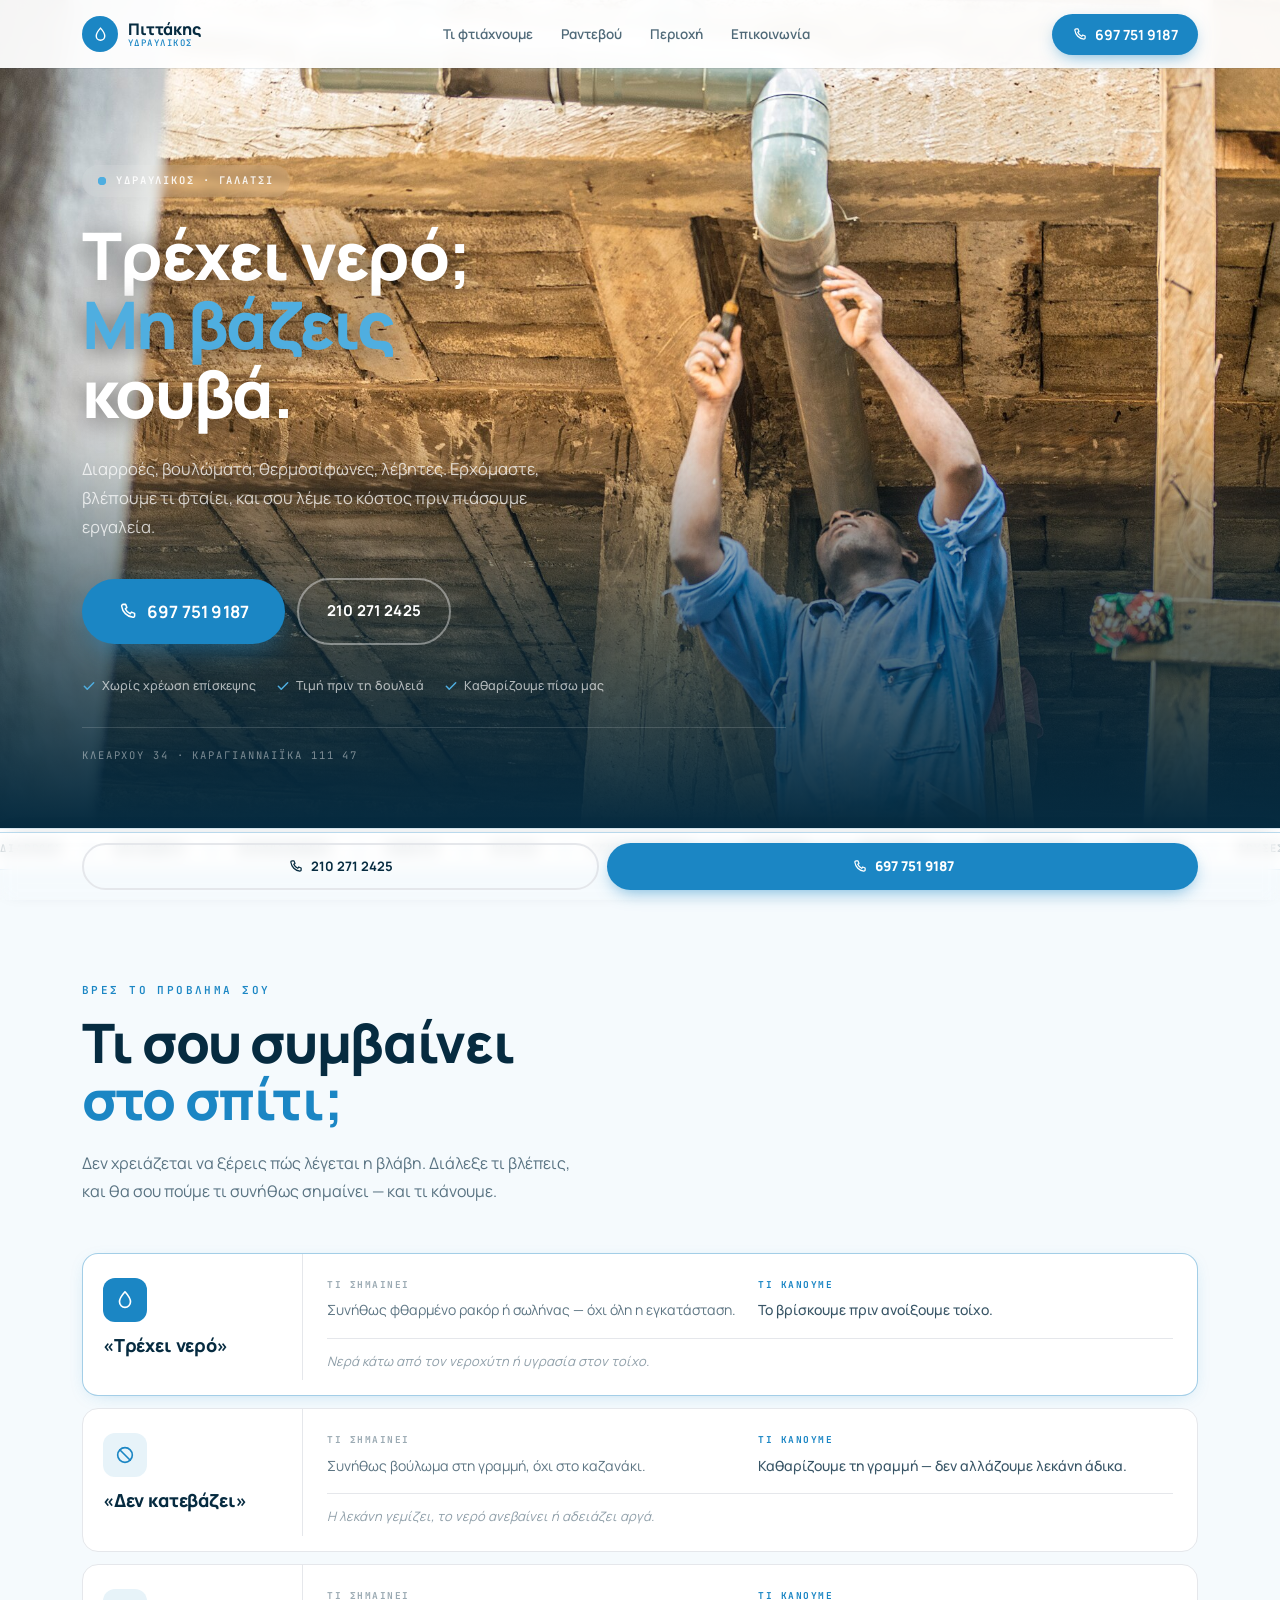
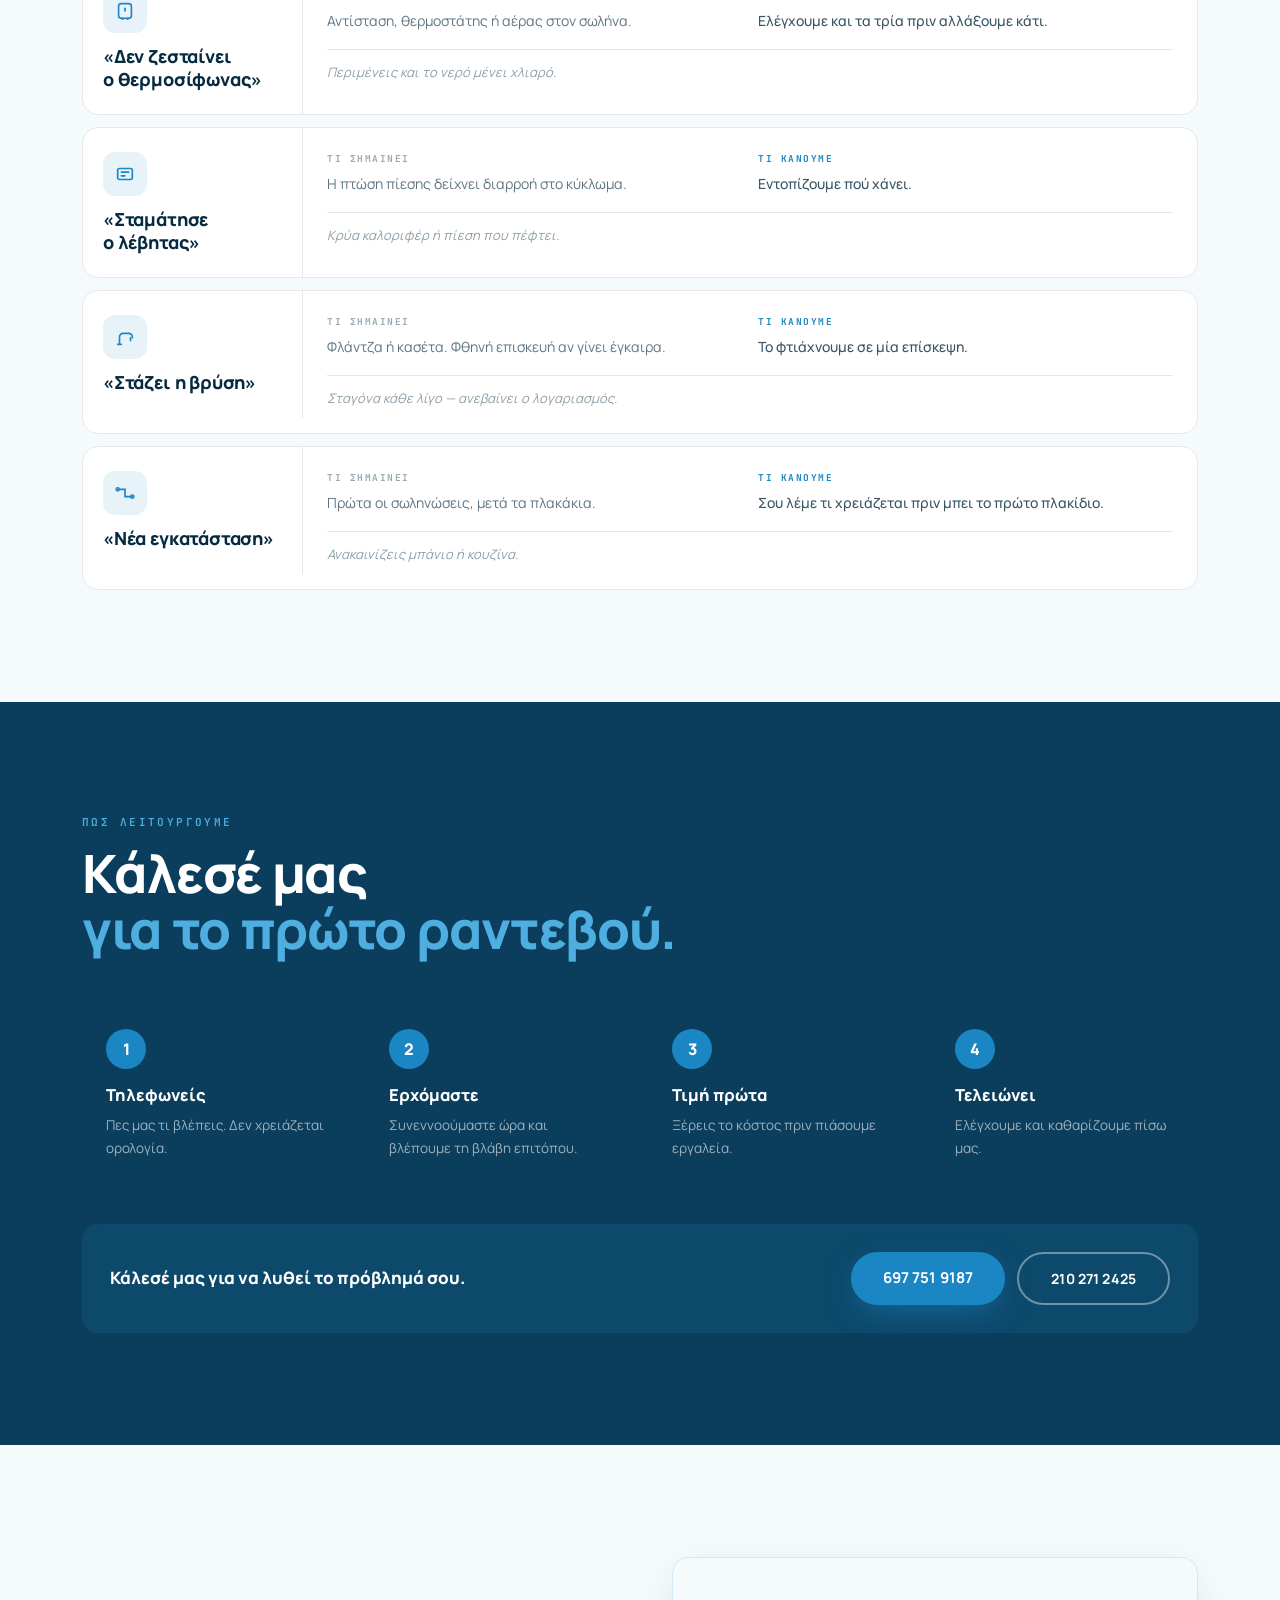
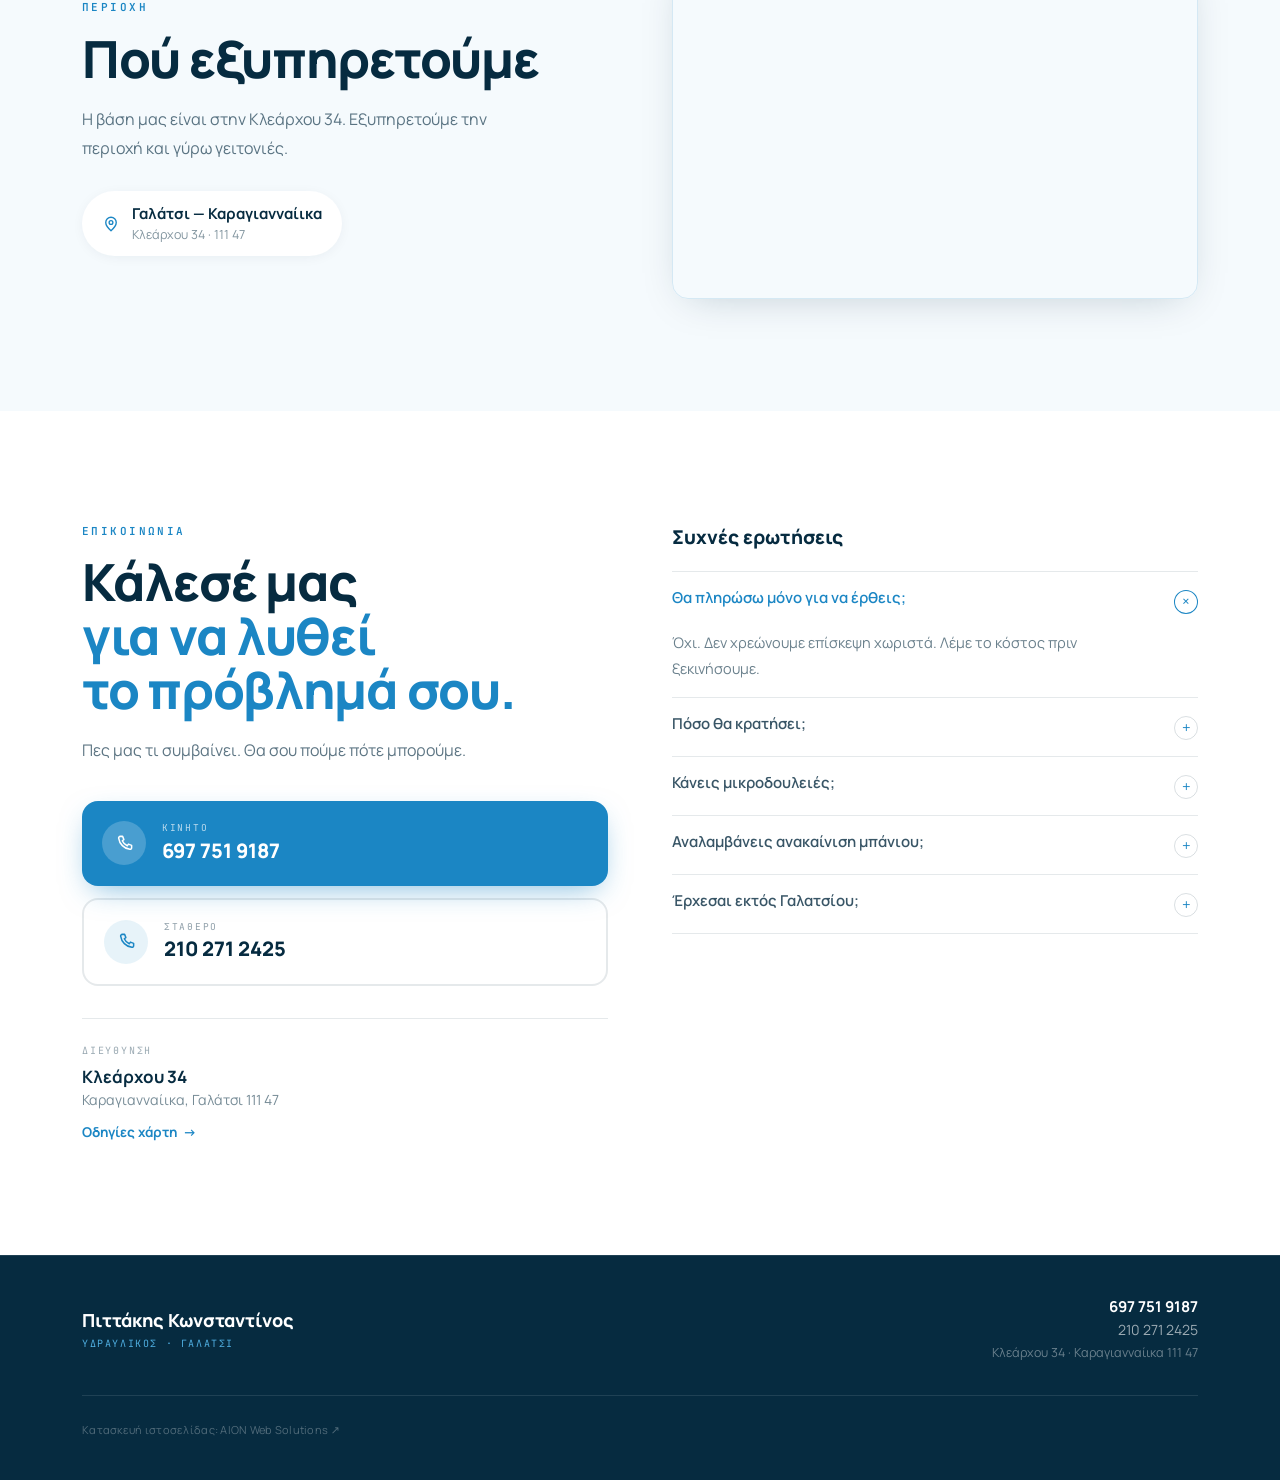
<file: index.html>
<!DOCTYPE html>
<html lang="el">
  <head>
    <meta charset="UTF-8" />
    <meta name="viewport" content="width=device-width, initial-scale=1.0" />
    <title>Πιττάκης Κωνσταντίνος — Υδραυλικός, Γαλάτσι</title>
    <meta
      name="description"
      content="Υδραυλικός στο Γαλάτσι. Διαρροές, βουλώματα, θερμοσίφωνες, λέβητες, βρύσες, εγκαταστάσεις. Κινητό 697 751 9187 — σταθερό 210 271 2425."
    />
    <meta name="theme-color" content="#062B40" />
    <meta property="og:locale" content="el_GR" />
    <meta property="og:type" content="website" />
    <meta property="og:title" content="Πιττάκης Κωνσταντίνος — Υδραυλικός Γαλάτσι" />
    <meta property="og:description" content="Διαρροές, βουλώματα, θερμοσίφωνες, λέβητες. Γαλάτσι & γύρω περιοχές." />
    <meta property="og:image" content="/images/plumb-work.jpg" />
    <link rel="icon" type="image/svg+xml" href="./favicon.svg" />
    <link rel="preconnect" href="https://fonts.googleapis.com" />
    <link rel="preconnect" href="https://fonts.gstatic.com" crossorigin />
    <link
      href="https://fonts.googleapis.com/css2?family=Manrope:wght@400;500;600;700;800&family=JetBrains+Mono:wght@400;500&display=swap"
      rel="stylesheet"
    />
    <script type="application/ld+json">
      {
        "@context": "https://schema.org",
        "@type": "Plumber",
        "name": "Πιττάκης Κωνσταντίνος",
        "description": "Υδραυλικές εργασίες και επισκευές: διαρροές, βουλώματα, θερμοσίφωνες, λέβητες, βρύσες, νέες εγκαταστάσεις.",
        "address": {
          "@type": "PostalAddress",
          "streetAddress": "Κλεάρχου 34",
          "addressLocality": "Γαλάτσι",
          "addressRegion": "Αττική",
          "postalCode": "111 47",
          "addressCountry": "GR"
        },
        "geo": {
          "@type": "GeoCoordinates",
          "latitude": 38.009536,
          "longitude": 23.756253
        },
        "hasMap": "https://www.openstreetmap.org/?mlat=38.009536&mlon=23.756253#map=17/38.009536/23.756253",
        "telephone": "+302102712425",
        "areaServed": "Γαλάτσι, Αθήνα",
        "priceRange": "€"
      }
    </script>
    <script type="module" crossorigin src="./assets/index-CuM18rHt.js"></script>
    <link rel="stylesheet" crossorigin href="./assets/index-BZTtV9PX.css">
  </head>
  <body>
    <div id="root"></div>
  </body>
</html>
</file>
<file: assets/index-BZTtV9PX.css>
*,:before,:after{--tw-border-spacing-x: 0;--tw-border-spacing-y: 0;--tw-translate-x: 0;--tw-translate-y: 0;--tw-rotate: 0;--tw-skew-x: 0;--tw-skew-y: 0;--tw-scale-x: 1;--tw-scale-y: 1;--tw-pan-x: ;--tw-pan-y: ;--tw-pinch-zoom: ;--tw-scroll-snap-strictness: proximity;--tw-gradient-from-position: ;--tw-gradient-via-position: ;--tw-gradient-to-position: ;--tw-ordinal: ;--tw-slashed-zero: ;--tw-numeric-figure: ;--tw-numeric-spacing: ;--tw-numeric-fraction: ;--tw-ring-inset: ;--tw-ring-offset-width: 0px;--tw-ring-offset-color: #fff;--tw-ring-color: rgb(59 130 246 / .5);--tw-ring-offset-shadow: 0 0 #0000;--tw-ring-shadow: 0 0 #0000;--tw-shadow: 0 0 #0000;--tw-shadow-colored: 0 0 #0000;--tw-blur: ;--tw-brightness: ;--tw-contrast: ;--tw-grayscale: ;--tw-hue-rotate: ;--tw-invert: ;--tw-saturate: ;--tw-sepia: ;--tw-drop-shadow: ;--tw-backdrop-blur: ;--tw-backdrop-brightness: ;--tw-backdrop-contrast: ;--tw-backdrop-grayscale: ;--tw-backdrop-hue-rotate: ;--tw-backdrop-invert: ;--tw-backdrop-opacity: ;--tw-backdrop-saturate: ;--tw-backdrop-sepia: ;--tw-contain-size: ;--tw-contain-layout: ;--tw-contain-paint: ;--tw-contain-style: }::backdrop{--tw-border-spacing-x: 0;--tw-border-spacing-y: 0;--tw-translate-x: 0;--tw-translate-y: 0;--tw-rotate: 0;--tw-skew-x: 0;--tw-skew-y: 0;--tw-scale-x: 1;--tw-scale-y: 1;--tw-pan-x: ;--tw-pan-y: ;--tw-pinch-zoom: ;--tw-scroll-snap-strictness: proximity;--tw-gradient-from-position: ;--tw-gradient-via-position: ;--tw-gradient-to-position: ;--tw-ordinal: ;--tw-slashed-zero: ;--tw-numeric-figure: ;--tw-numeric-spacing: ;--tw-numeric-fraction: ;--tw-ring-inset: ;--tw-ring-offset-width: 0px;--tw-ring-offset-color: #fff;--tw-ring-color: rgb(59 130 246 / .5);--tw-ring-offset-shadow: 0 0 #0000;--tw-ring-shadow: 0 0 #0000;--tw-shadow: 0 0 #0000;--tw-shadow-colored: 0 0 #0000;--tw-blur: ;--tw-brightness: ;--tw-contrast: ;--tw-grayscale: ;--tw-hue-rotate: ;--tw-invert: ;--tw-saturate: ;--tw-sepia: ;--tw-drop-shadow: ;--tw-backdrop-blur: ;--tw-backdrop-brightness: ;--tw-backdrop-contrast: ;--tw-backdrop-grayscale: ;--tw-backdrop-hue-rotate: ;--tw-backdrop-invert: ;--tw-backdrop-opacity: ;--tw-backdrop-saturate: ;--tw-backdrop-sepia: ;--tw-contain-size: ;--tw-contain-layout: ;--tw-contain-paint: ;--tw-contain-style: }*,:before,:after{box-sizing:border-box;border-width:0;border-style:solid;border-color:#e5e7eb}:before,:after{--tw-content: ""}html,:host{line-height:1.5;-webkit-text-size-adjust:100%;-moz-tab-size:4;-o-tab-size:4;tab-size:4;font-family:ui-sans-serif,system-ui,sans-serif,"Apple Color Emoji","Segoe UI Emoji",Segoe UI Symbol,"Noto Color Emoji";font-feature-settings:normal;font-variation-settings:normal;-webkit-tap-highlight-color:transparent}body{margin:0;line-height:inherit}hr{height:0;color:inherit;border-top-width:1px}abbr:where([title]){-webkit-text-decoration:underline dotted;text-decoration:underline dotted}h1,h2,h3,h4,h5,h6{font-size:inherit;font-weight:inherit}a{color:inherit;text-decoration:inherit}b,strong{font-weight:bolder}code,kbd,samp,pre{font-family:JetBrains Mono,ui-monospace,monospace;font-feature-settings:normal;font-variation-settings:normal;font-size:1em}small{font-size:80%}sub,sup{font-size:75%;line-height:0;position:relative;vertical-align:baseline}sub{bottom:-.25em}sup{top:-.5em}table{text-indent:0;border-color:inherit;border-collapse:collapse}button,input,optgroup,select,textarea{font-family:inherit;font-feature-settings:inherit;font-variation-settings:inherit;font-size:100%;font-weight:inherit;line-height:inherit;letter-spacing:inherit;color:inherit;margin:0;padding:0}button,select{text-transform:none}button,input:where([type=button]),input:where([type=reset]),input:where([type=submit]){-webkit-appearance:button;background-color:transparent;background-image:none}:-moz-focusring{outline:auto}:-moz-ui-invalid{box-shadow:none}progress{vertical-align:baseline}::-webkit-inner-spin-button,::-webkit-outer-spin-button{height:auto}[type=search]{-webkit-appearance:textfield;outline-offset:-2px}::-webkit-search-decoration{-webkit-appearance:none}::-webkit-file-upload-button{-webkit-appearance:button;font:inherit}summary{display:list-item}blockquote,dl,dd,h1,h2,h3,h4,h5,h6,hr,figure,p,pre{margin:0}fieldset{margin:0;padding:0}legend{padding:0}ol,ul,menu{list-style:none;margin:0;padding:0}dialog{padding:0}textarea{resize:vertical}input::-moz-placeholder,textarea::-moz-placeholder{opacity:1;color:#9ca3af}input::placeholder,textarea::placeholder{opacity:1;color:#9ca3af}button,[role=button]{cursor:pointer}:disabled{cursor:default}img,svg,video,canvas,audio,iframe,embed,object{display:block;vertical-align:middle}img,video{max-width:100%;height:auto}[hidden]:where(:not([hidden=until-found])){display:none}html{scroll-behavior:smooth;-webkit-text-size-adjust:100%}body{--tw-bg-opacity: 1;background-color:rgb(245 250 253 / var(--tw-bg-opacity, 1));font-family:Manrope,system-ui,sans-serif;--tw-text-opacity: 1;color:rgb(6 43 64 / var(--tw-text-opacity, 1));-webkit-font-smoothing:antialiased;-moz-osx-font-smoothing:grayscale;text-rendering:optimizeLegibility}::-moz-selection{--tw-bg-opacity: 1;background-color:rgb(27 134 196 / var(--tw-bg-opacity, 1));--tw-text-opacity: 1;color:rgb(255 255 255 / var(--tw-text-opacity, 1))}::selection{--tw-bg-opacity: 1;background-color:rgb(27 134 196 / var(--tw-bg-opacity, 1));--tw-text-opacity: 1;color:rgb(255 255 255 / var(--tw-text-opacity, 1))}h1,h2,h3{text-wrap:balance}.wrap{margin-left:auto;margin-right:auto;width:100%;max-width:1180px;padding-left:1.25rem;padding-right:1.25rem}@media (min-width: 640px){.wrap{padding-left:2rem;padding-right:2rem}}.tag{font-family:JetBrains Mono,ui-monospace,monospace;font-size:11px;font-weight:600;text-transform:uppercase;letter-spacing:.22em;--tw-text-opacity: 1;color:rgb(27 134 196 / var(--tw-text-opacity, 1))}.btn-call{display:inline-flex;align-items:center;justify-content:center;gap:.625rem;border-radius:9999px;padding:1rem 2rem;font-family:Manrope,system-ui,sans-serif;font-size:15px;font-weight:700;letter-spacing:.01em;transition-property:color,background-color,border-color,text-decoration-color,fill,stroke,opacity,box-shadow,transform,filter,backdrop-filter;transition-timing-function:cubic-bezier(.4,0,.2,1);transition-duration:.3s}.btn-call:focus{outline:2px solid transparent;outline-offset:2px}.btn-call:focus-visible{--tw-ring-offset-shadow: var(--tw-ring-inset) 0 0 0 var(--tw-ring-offset-width) var(--tw-ring-offset-color);--tw-ring-shadow: var(--tw-ring-inset) 0 0 0 calc(2px + var(--tw-ring-offset-width)) var(--tw-ring-color);box-shadow:var(--tw-ring-offset-shadow),var(--tw-ring-shadow),var(--tw-shadow, 0 0 #0000);--tw-ring-opacity: 1;--tw-ring-color: rgb(27 134 196 / var(--tw-ring-opacity, 1));--tw-ring-offset-width: 2px}.btn-call{--tw-bg-opacity: 1;background-color:rgb(27 134 196 / var(--tw-bg-opacity, 1));--tw-text-opacity: 1;color:rgb(255 255 255 / var(--tw-text-opacity, 1));--tw-shadow: 0 10px 30px -8px rgba(27,134,196,.6);--tw-shadow-colored: 0 10px 30px -8px var(--tw-shadow-color);box-shadow:var(--tw-ring-offset-shadow, 0 0 #0000),var(--tw-ring-shadow, 0 0 #0000),var(--tw-shadow)}.btn-call:hover{--tw-bg-opacity: 1;background-color:rgb(15 83 120 / var(--tw-bg-opacity, 1));--tw-shadow: 0 14px 36px -8px rgba(11,62,92,.55);--tw-shadow-colored: 0 14px 36px -8px var(--tw-shadow-color);box-shadow:var(--tw-ring-offset-shadow, 0 0 #0000),var(--tw-ring-shadow, 0 0 #0000),var(--tw-shadow)}.btn-ghost{display:inline-flex;align-items:center;justify-content:center;gap:.625rem;border-radius:9999px;padding:1rem 2rem;font-family:Manrope,system-ui,sans-serif;font-size:15px;font-weight:700;letter-spacing:.01em;transition-property:color,background-color,border-color,text-decoration-color,fill,stroke,opacity,box-shadow,transform,filter,backdrop-filter;transition-timing-function:cubic-bezier(.4,0,.2,1);transition-duration:.3s}.btn-ghost:focus{outline:2px solid transparent;outline-offset:2px}.btn-ghost:focus-visible{--tw-ring-offset-shadow: var(--tw-ring-inset) 0 0 0 var(--tw-ring-offset-width) var(--tw-ring-offset-color);--tw-ring-shadow: var(--tw-ring-inset) 0 0 0 calc(2px + var(--tw-ring-offset-width)) var(--tw-ring-color);box-shadow:var(--tw-ring-offset-shadow),var(--tw-ring-shadow),var(--tw-shadow, 0 0 #0000);--tw-ring-opacity: 1;--tw-ring-color: rgb(27 134 196 / var(--tw-ring-opacity, 1));--tw-ring-offset-width: 2px}.btn-ghost{border-width:2px;border-color:#fff6;--tw-text-opacity: 1;color:rgb(255 255 255 / var(--tw-text-opacity, 1))}.btn-ghost:hover{--tw-border-opacity: 1;border-color:rgb(255 255 255 / var(--tw-border-opacity, 1));background-color:#ffffff1a}.heading{font-family:Manrope,system-ui,sans-serif;font-weight:800;line-height:1.05;letter-spacing:-.025em}.sr-only{position:absolute;width:1px;height:1px;padding:0;margin:-1px;overflow:hidden;clip:rect(0,0,0,0);white-space:nowrap;border-width:0}.fixed{position:fixed}.absolute{position:absolute}.relative{position:relative}.inset-0{top:0;right:0;bottom:0;left:0}.inset-x-0{left:0;right:0}.bottom-0{bottom:0}.top-0{top:0}.isolate{isolation:isolate}.-z-10{z-index:-10}.z-40{z-index:40}.z-50{z-index:50}.mt-0\.5{margin-top:.125rem}.mt-1{margin-top:.25rem}.mt-1\.5{margin-top:.375rem}.mt-10{margin-top:2.5rem}.mt-12{margin-top:3rem}.mt-2{margin-top:.5rem}.mt-3{margin-top:.75rem}.mt-4{margin-top:1rem}.mt-5{margin-top:1.25rem}.mt-6{margin-top:1.5rem}.mt-7{margin-top:1.75rem}.mt-8{margin-top:2rem}.mt-9{margin-top:2.25rem}.block{display:block}.flex{display:flex}.inline-flex{display:inline-flex}.grid{display:grid}.hidden{display:none}.h-1{height:.25rem}.h-1\/2{height:50%}.h-10{height:2.5rem}.h-11{height:2.75rem}.h-2{height:.5rem}.h-6{height:1.5rem}.h-9{height:2.25rem}.h-\[340px\]{height:340px}.h-\[68px\]{height:68px}.h-\[72px\]{height:72px}.h-full{height:100%}.min-h-\[92svh\]{min-height:92svh}.w-1{width:.25rem}.w-10{width:2.5rem}.w-11{width:2.75rem}.w-2{width:.5rem}.w-6{width:1.5rem}.w-9{width:2.25rem}.w-full{width:100%}.w-max{width:-moz-max-content;width:max-content}.max-w-2xl{max-width:42rem}.max-w-\[44rem\]{max-width:44rem}.max-w-lg{max-width:32rem}.max-w-md{max-width:28rem}.flex-1{flex:1 1 0%}.flex-\[1\.15\]{flex:1.15}.shrink-0{flex-shrink:0}.rotate-45{--tw-rotate: 45deg;transform:translate(var(--tw-translate-x),var(--tw-translate-y)) rotate(var(--tw-rotate)) skew(var(--tw-skew-x)) skewY(var(--tw-skew-y)) scaleX(var(--tw-scale-x)) scaleY(var(--tw-scale-y))}@keyframes slideMarquee{0%{transform:translate(0)}to{transform:translate(-50%)}}.animate-marquee{animation:slideMarquee 30s linear infinite}@keyframes pulseRing{0%{transform:scale(1);opacity:.5}70%{transform:scale(1.6);opacity:0}to{transform:scale(1.6);opacity:0}}.animate-pulseRing{animation:pulseRing 2.4s cubic-bezier(.4,0,.6,1) infinite}@keyframes riseUp{0%{opacity:0;transform:translateY(24px)}to{opacity:1;transform:translateY(0)}}.animate-riseUp{animation:riseUp .8s cubic-bezier(.2,.8,.2,1) both}.flex-col{flex-direction:column}.flex-wrap{flex-wrap:wrap}.place-items-center{place-items:center}.items-start{align-items:flex-start}.items-center{align-items:center}.items-stretch{align-items:stretch}.justify-end{justify-content:flex-end}.justify-center{justify-content:center}.justify-between{justify-content:space-between}.gap-0{gap:0px}.gap-1{gap:.25rem}.gap-1\.5{gap:.375rem}.gap-12{gap:3rem}.gap-14{gap:3.5rem}.gap-2{gap:.5rem}.gap-2\.5{gap:.625rem}.gap-3{gap:.75rem}.gap-4{gap:1rem}.gap-6{gap:1.5rem}.gap-7{gap:1.75rem}.gap-x-5{-moz-column-gap:1.25rem;column-gap:1.25rem}.gap-y-2{row-gap:.5rem}.space-y-3>:not([hidden])~:not([hidden]){--tw-space-y-reverse: 0;margin-top:calc(.75rem * calc(1 - var(--tw-space-y-reverse)));margin-bottom:calc(.75rem * var(--tw-space-y-reverse))}.divide-y>:not([hidden])~:not([hidden]){--tw-divide-y-reverse: 0;border-top-width:calc(1px * calc(1 - var(--tw-divide-y-reverse)));border-bottom-width:calc(1px * var(--tw-divide-y-reverse))}.divide-deep-950\/10>:not([hidden])~:not([hidden]){border-color:#062b401a}.overflow-hidden{overflow:hidden}.overflow-x-auto{overflow-x:auto}.whitespace-nowrap{white-space:nowrap}.rounded-2xl{border-radius:1rem}.rounded-full{border-radius:9999px}.rounded-xl{border-radius:.75rem}.border{border-width:1px}.border-2{border-width:2px}.border-y{border-top-width:1px;border-bottom-width:1px}.border-b{border-bottom-width:1px}.border-t{border-top-width:1px}.border-deep-950\/10{border-color:#062b401a}.border-deep-950\/15{border-color:#062b4026}.border-water{--tw-border-opacity: 1;border-color:rgb(27 134 196 / var(--tw-border-opacity, 1))}.border-water\/15{border-color:#1b86c426}.border-water\/30{border-color:#1b86c44d}.border-water\/40{border-color:#1b86c466}.border-white\/10{border-color:#ffffff1a}.border-white\/15{border-color:#ffffff26}.bg-deep-900{--tw-bg-opacity: 1;background-color:rgb(11 62 92 / var(--tw-bg-opacity, 1))}.bg-deep-950{--tw-bg-opacity: 1;background-color:rgb(6 43 64 / var(--tw-bg-opacity, 1))}.bg-sky{--tw-bg-opacity: 1;background-color:rgb(245 250 253 / var(--tw-bg-opacity, 1))}.bg-water{--tw-bg-opacity: 1;background-color:rgb(27 134 196 / var(--tw-bg-opacity, 1))}.bg-water-light{--tw-bg-opacity: 1;background-color:rgb(79 174 224 / var(--tw-bg-opacity, 1))}.bg-water\/10{background-color:#1b86c41a}.bg-water\/15{background-color:#1b86c426}.bg-water\/50{background-color:#1b86c480}.bg-white{--tw-bg-opacity: 1;background-color:rgb(255 255 255 / var(--tw-bg-opacity, 1))}.bg-white\/10{background-color:#ffffff1a}.bg-white\/20{background-color:#fff3}.bg-white\/95{background-color:#fffffff2}.bg-gradient-to-r{background-image:linear-gradient(to right,var(--tw-gradient-stops))}.bg-gradient-to-t{background-image:linear-gradient(to top,var(--tw-gradient-stops))}.from-deep-950{--tw-gradient-from: #062B40 var(--tw-gradient-from-position);--tw-gradient-to: rgb(6 43 64 / 0) var(--tw-gradient-to-position);--tw-gradient-stops: var(--tw-gradient-from), var(--tw-gradient-to)}.via-deep-950\/60{--tw-gradient-to: rgb(6 43 64 / 0) var(--tw-gradient-to-position);--tw-gradient-stops: var(--tw-gradient-from), rgb(6 43 64 / .6) var(--tw-gradient-via-position), var(--tw-gradient-to)}.to-deep-950\/35{--tw-gradient-to: rgb(6 43 64 / .35) var(--tw-gradient-to-position)}.to-transparent{--tw-gradient-to: transparent var(--tw-gradient-to-position)}.object-cover{-o-object-fit:cover;object-fit:cover}.object-\[58\%_center\]{-o-object-position:58% center;object-position:58% center}.p-5{padding:1.25rem}.p-6{padding:1.5rem}.\!px-7{padding-left:1.75rem!important;padding-right:1.75rem!important}.\!px-9{padding-left:2.25rem!important;padding-right:2.25rem!important}.\!py-3\.5{padding-top:.875rem!important;padding-bottom:.875rem!important}.\!py-5{padding-top:1.25rem!important;padding-bottom:1.25rem!important}.px-4{padding-left:1rem;padding-right:1rem}.px-5{padding-left:1.25rem;padding-right:1.25rem}.py-10{padding-top:2.5rem;padding-bottom:2.5rem}.py-2{padding-top:.5rem;padding-bottom:.5rem}.py-2\.5{padding-top:.625rem;padding-bottom:.625rem}.py-20{padding-top:5rem;padding-bottom:5rem}.py-3{padding-top:.75rem;padding-bottom:.75rem}.py-4{padding-top:1rem;padding-bottom:1rem}.pb-16{padding-bottom:4rem}.pb-4{padding-bottom:1rem}.pr-9{padding-right:2.25rem}.pt-3{padding-top:.75rem}.pt-32{padding-top:8rem}.pt-5{padding-top:1.25rem}.pt-6{padding-top:1.5rem}.text-left{text-align:left}.font-body,.font-head{font-family:Manrope,system-ui,sans-serif}.font-mono{font-family:JetBrains Mono,ui-monospace,monospace}.\!text-\[14px\]{font-size:14px!important}.\!text-\[15px\]{font-size:15px!important}.\!text-\[17px\]{font-size:17px!important}.text-\[10\.5px\]{font-size:10.5px}.text-\[10px\]{font-size:10px}.text-\[11\.5px\]{font-size:11.5px}.text-\[11px\]{font-size:11px}.text-\[12\.5px\]{font-size:12.5px}.text-\[13\.5px\]{font-size:13.5px}.text-\[13px\]{font-size:13px}.text-\[14\.5px\]{font-size:14.5px}.text-\[14px\]{font-size:14px}.text-\[15px\]{font-size:15px}.text-\[16\.5px\]{font-size:16.5px}.text-\[16px\]{font-size:16px}.text-\[17px\]{font-size:17px}.text-\[18px\]{font-size:18px}.text-\[19px\]{font-size:19px}.text-\[20px\]{font-size:20px}.text-\[9\.5px\]{font-size:9.5px}.text-\[9px\]{font-size:9px}.text-\[clamp\(2\.3rem\,6vw\,4\.1rem\)\]{font-size:clamp(2.3rem,6vw,4.1rem)}.text-\[clamp\(2rem\,5vw\,3\.2rem\)\]{font-size:clamp(2rem,5vw,3.2rem)}.text-\[clamp\(2rem\,5vw\,3\.3rem\)\]{font-size:clamp(2rem,5vw,3.3rem)}.text-\[clamp\(2rem\,5vw\,3\.4rem\)\]{font-size:clamp(2rem,5vw,3.4rem)}.font-bold{font-weight:700}.font-extrabold{font-weight:800}.font-medium{font-weight:500}.font-semibold{font-weight:600}.uppercase{text-transform:uppercase}.italic{font-style:italic}.leading-\[1\.6\]{line-height:1.6}.leading-\[1\.75\]{line-height:1.75}.leading-\[1\.7\]{line-height:1.7}.leading-\[1\.8\]{line-height:1.8}.leading-none{line-height:1}.leading-snug{line-height:1.375}.leading-tight{line-height:1.25}.tracking-\[-0\.01em\]{letter-spacing:-.01em}.tracking-\[0\.16em\]{letter-spacing:.16em}.tracking-\[0\.18em\]{letter-spacing:.18em}.tracking-marquee{letter-spacing:.22em}.tracking-wide{letter-spacing:.025em}.text-deep-950{--tw-text-opacity: 1;color:rgb(6 43 64 / var(--tw-text-opacity, 1))}.text-deep-950\/35{color:#062b4059}.text-deep-950\/40{color:#062b4066}.text-deep-950\/45{color:#062b4073}.text-deep-950\/50{color:#062b4080}.text-deep-950\/55{color:#062b408c}.text-deep-950\/60{color:#062b4099}.text-deep-950\/65{color:#062b40a6}.text-deep-950\/70{color:#062b40b3}.text-deep-950\/80{color:#062b40cc}.text-water{--tw-text-opacity: 1;color:rgb(27 134 196 / var(--tw-text-opacity, 1))}.text-water-light{--tw-text-opacity: 1;color:rgb(79 174 224 / var(--tw-text-opacity, 1))}.text-white{--tw-text-opacity: 1;color:rgb(255 255 255 / var(--tw-text-opacity, 1))}.text-white\/30{color:#ffffff4d}.text-white\/40{color:#fff6}.text-white\/45{color:#ffffff73}.text-white\/60{color:#fff9}.text-white\/65{color:#ffffffa6}.text-white\/70{color:#ffffffb3}.text-white\/75{color:#ffffffbf}.text-white\/90{color:#ffffffe6}.shadow-\[0_-4px_20px_-8px_rgba\(6\,43\,64\,0\.2\)\]{--tw-shadow: 0 -4px 20px -8px rgba(6,43,64,.2);--tw-shadow-colored: 0 -4px 20px -8px var(--tw-shadow-color);box-shadow:var(--tw-ring-offset-shadow, 0 0 #0000),var(--tw-ring-shadow, 0 0 #0000),var(--tw-shadow)}.shadow-\[0_10px_30px_-10px_rgba\(27\,134\,196\,0\.6\)\]{--tw-shadow: 0 10px 30px -10px rgba(27,134,196,.6);--tw-shadow-colored: 0 10px 30px -10px var(--tw-shadow-color);box-shadow:var(--tw-ring-offset-shadow, 0 0 #0000),var(--tw-ring-shadow, 0 0 #0000),var(--tw-shadow)}.shadow-\[0_10px_40px_-16px_rgba\(6\,43\,64\,0\.25\)\]{--tw-shadow: 0 10px 40px -16px rgba(6,43,64,.25);--tw-shadow-colored: 0 10px 40px -16px var(--tw-shadow-color);box-shadow:var(--tw-ring-offset-shadow, 0 0 #0000),var(--tw-ring-shadow, 0 0 #0000),var(--tw-shadow)}.shadow-\[0_1px_0_rgba\(6\,43\,64\,0\.08\)\]{--tw-shadow: 0 1px 0 rgba(6,43,64,.08);--tw-shadow-colored: 0 1px 0 var(--tw-shadow-color);box-shadow:var(--tw-ring-offset-shadow, 0 0 #0000),var(--tw-ring-shadow, 0 0 #0000),var(--tw-shadow)}.shadow-\[0_2px_16px_-6px_rgba\(6\,43\,64\,0\.12\)\]{--tw-shadow: 0 2px 16px -6px rgba(6,43,64,.12);--tw-shadow-colored: 0 2px 16px -6px var(--tw-shadow-color);box-shadow:var(--tw-ring-offset-shadow, 0 0 #0000),var(--tw-ring-shadow, 0 0 #0000),var(--tw-shadow)}.shadow-\[0_4px_20px_-10px_rgba\(27\,134\,196\,0\.4\)\]{--tw-shadow: 0 4px 20px -10px rgba(27,134,196,.4);--tw-shadow-colored: 0 4px 20px -10px var(--tw-shadow-color);box-shadow:var(--tw-ring-offset-shadow, 0 0 #0000),var(--tw-ring-shadow, 0 0 #0000),var(--tw-shadow)}.shadow-\[0_6px_18px_-6px_rgba\(27\,134\,196\,0\.7\)\]{--tw-shadow: 0 6px 18px -6px rgba(27,134,196,.7);--tw-shadow-colored: 0 6px 18px -6px var(--tw-shadow-color);box-shadow:var(--tw-ring-offset-shadow, 0 0 #0000),var(--tw-ring-shadow, 0 0 #0000),var(--tw-shadow)}.backdrop-blur{--tw-backdrop-blur: blur(8px);-webkit-backdrop-filter:var(--tw-backdrop-blur) var(--tw-backdrop-brightness) var(--tw-backdrop-contrast) var(--tw-backdrop-grayscale) var(--tw-backdrop-hue-rotate) var(--tw-backdrop-invert) var(--tw-backdrop-opacity) var(--tw-backdrop-saturate) var(--tw-backdrop-sepia);backdrop-filter:var(--tw-backdrop-blur) var(--tw-backdrop-brightness) var(--tw-backdrop-contrast) var(--tw-backdrop-grayscale) var(--tw-backdrop-hue-rotate) var(--tw-backdrop-invert) var(--tw-backdrop-opacity) var(--tw-backdrop-saturate) var(--tw-backdrop-sepia)}.backdrop-blur-sm{--tw-backdrop-blur: blur(4px);-webkit-backdrop-filter:var(--tw-backdrop-blur) var(--tw-backdrop-brightness) var(--tw-backdrop-contrast) var(--tw-backdrop-grayscale) var(--tw-backdrop-hue-rotate) var(--tw-backdrop-invert) var(--tw-backdrop-opacity) var(--tw-backdrop-saturate) var(--tw-backdrop-sepia);backdrop-filter:var(--tw-backdrop-blur) var(--tw-backdrop-brightness) var(--tw-backdrop-contrast) var(--tw-backdrop-grayscale) var(--tw-backdrop-hue-rotate) var(--tw-backdrop-invert) var(--tw-backdrop-opacity) var(--tw-backdrop-saturate) var(--tw-backdrop-sepia)}.transition{transition-property:color,background-color,border-color,text-decoration-color,fill,stroke,opacity,box-shadow,transform,filter,backdrop-filter;transition-timing-function:cubic-bezier(.4,0,.2,1);transition-duration:.15s}.transition-all{transition-property:all;transition-timing-function:cubic-bezier(.4,0,.2,1);transition-duration:.15s}.transition-colors{transition-property:color,background-color,border-color,text-decoration-color,fill,stroke;transition-timing-function:cubic-bezier(.4,0,.2,1);transition-duration:.15s}.transition-opacity{transition-property:opacity;transition-timing-function:cubic-bezier(.4,0,.2,1);transition-duration:.15s}.transition-transform{transition-property:transform;transition-timing-function:cubic-bezier(.4,0,.2,1);transition-duration:.15s}.duration-300{transition-duration:.3s}.ease-out{transition-timing-function:cubic-bezier(0,0,.2,1)}.\[animation-delay\:150ms\]{animation-delay:.15s}.\[animation-delay\:220ms\]{animation-delay:.22s}.\[animation-delay\:270ms\]{animation-delay:.27s}.\[animation-delay\:310ms\]{animation-delay:.31s}.\[animation-delay\:70ms\]{animation-delay:70ms}.\[text-shadow\:0_4px_30px_rgba\(0\,0\,0\,0\.7\)\]{text-shadow:0 4px 30px rgba(0,0,0,.7)}@media (prefers-reduced-motion: reduce){html{scroll-behavior:auto}*,*:before,*:after{animation-duration:.001ms!important;animation-iteration-count:1!important;transition-duration:.001ms!important}}.hover\:border-water:hover{--tw-border-opacity: 1;border-color:rgb(27 134 196 / var(--tw-border-opacity, 1))}.hover\:border-water\/30:hover{border-color:#1b86c44d}.hover\:bg-deep-800:hover{--tw-bg-opacity: 1;background-color:rgb(15 83 120 / var(--tw-bg-opacity, 1))}.hover\:text-water:hover{--tw-text-opacity: 1;color:rgb(27 134 196 / var(--tw-text-opacity, 1))}.hover\:text-water-light:hover{--tw-text-opacity: 1;color:rgb(79 174 224 / var(--tw-text-opacity, 1))}.hover\:text-white\/70:hover{color:#ffffffb3}.hover\:underline:hover{text-decoration-line:underline}.focus\:not-sr-only:focus{position:static;width:auto;height:auto;padding:0;margin:0;overflow:visible;clip:auto;white-space:normal}.focus\:fixed:focus{position:fixed}.focus\:left-4:focus{left:1rem}.focus\:top-4:focus{top:1rem}.focus\:z-\[60\]:focus{z-index:60}.focus\:rounded-full:focus{border-radius:9999px}.focus\:bg-water:focus{--tw-bg-opacity: 1;background-color:rgb(27 134 196 / var(--tw-bg-opacity, 1))}.focus\:px-4:focus{padding-left:1rem;padding-right:1rem}.focus\:py-2:focus{padding-top:.5rem;padding-bottom:.5rem}.focus\:text-sm:focus{font-size:.875rem;line-height:1.25rem}.focus\:font-bold:focus{font-weight:700}.focus\:text-white:focus{--tw-text-opacity: 1;color:rgb(255 255 255 / var(--tw-text-opacity, 1))}.group:hover .group-hover\:bg-water{--tw-bg-opacity: 1;background-color:rgb(27 134 196 / var(--tw-bg-opacity, 1))}.group:hover .group-hover\:text-water{--tw-text-opacity: 1;color:rgb(27 134 196 / var(--tw-text-opacity, 1))}.group:hover .group-hover\:text-white{--tw-text-opacity: 1;color:rgb(255 255 255 / var(--tw-text-opacity, 1))}@media (min-width: 640px){.sm\:col-span-2{grid-column:span 2 / span 2}.sm\:inline-flex{display:inline-flex}.sm\:hidden{display:none}.sm\:grid-cols-2{grid-template-columns:repeat(2,minmax(0,1fr))}.sm\:flex-row{flex-direction:row}.sm\:items-center{align-items:center}.sm\:justify-between{justify-content:space-between}.sm\:p-7{padding:1.75rem}.sm\:py-28{padding-top:7rem;padding-bottom:7rem}.sm\:text-right{text-align:right}}@media (min-width: 768px){.md\:hidden{display:none}.md\:w-\[220px\]{width:220px}.md\:grid-cols-2{grid-template-columns:repeat(2,minmax(0,1fr))}.md\:grid-cols-\[auto_1fr\]{grid-template-columns:auto 1fr}.md\:flex-col{flex-direction:column}.md\:items-start{align-items:flex-start}.md\:border-b-0{border-bottom-width:0px}.md\:border-r{border-right-width:1px}.md\:p-6{padding:1.5rem}.md\:py-6{padding-top:1.5rem;padding-bottom:1.5rem}}@media (min-width: 1024px){.lg\:flex{display:flex}.lg\:hidden{display:none}.lg\:grid-cols-2{grid-template-columns:repeat(2,minmax(0,1fr))}.lg\:grid-cols-4{grid-template-columns:repeat(4,minmax(0,1fr))}.lg\:gap-16{gap:4rem}}
</file>
